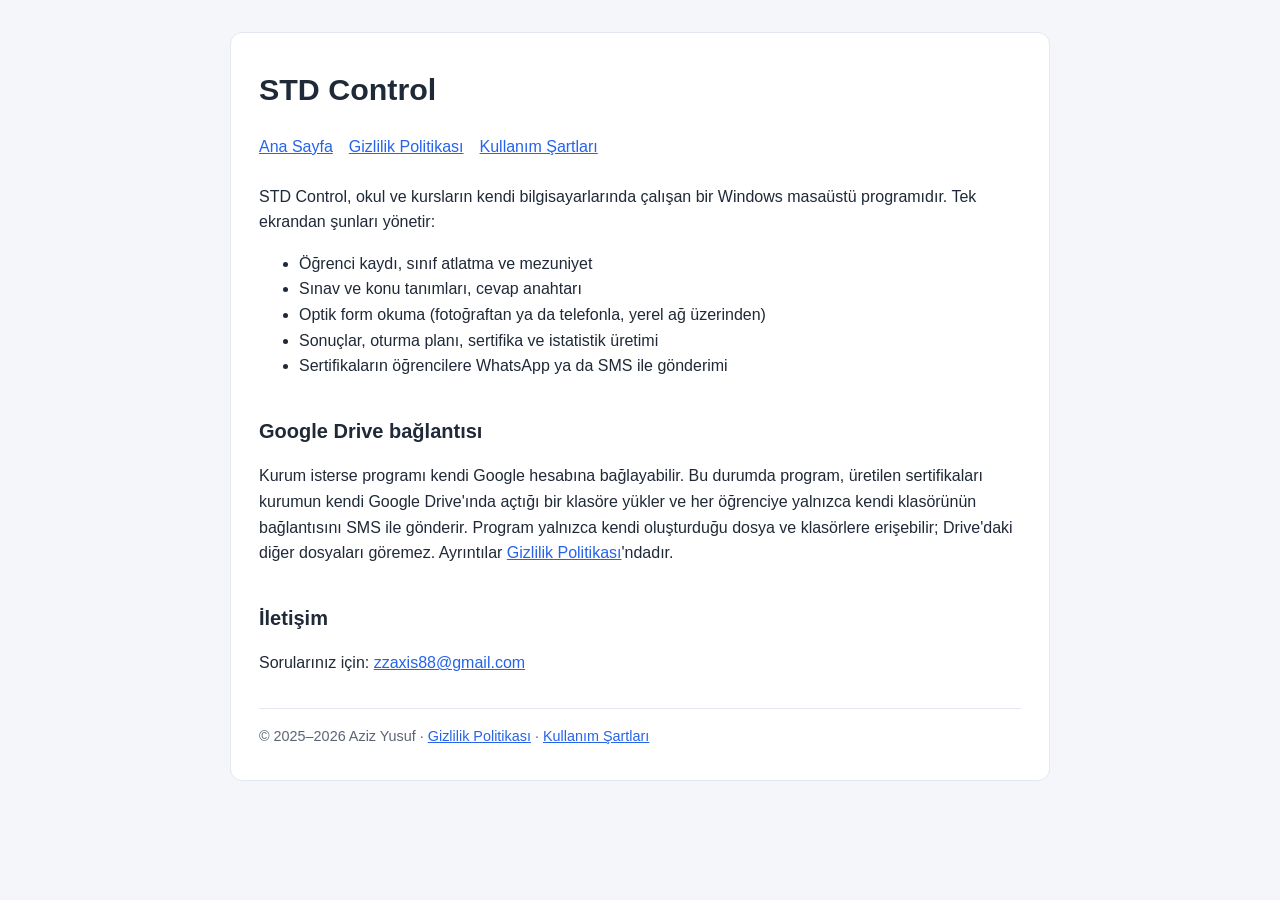
<file: index.html>
<!doctype html>
<html lang="tr">
<head>
  <meta charset="utf-8">
  <meta name="viewport" content="width=device-width, initial-scale=1">
  <title>STD Control</title>
  <meta name="description" content="STD Control: okul ve kurslar için öğrenci, sınav, optik form, sertifika ve istatistik yönetimi yapan Windows programı.">
  <link rel="stylesheet" href="style.css">
</head>
<body>
<main>
  <h1>STD Control</h1>
  <nav>
    <a href="index.html">Ana Sayfa</a>
    <a href="gizlilik.html">Gizlilik Politikası</a>
    <a href="kullanim-sartlari.html">Kullanım Şartları</a>
  </nav>

  <p>STD Control, okul ve kursların kendi bilgisayarlarında çalışan bir Windows masaüstü programıdır.
    Tek ekrandan şunları yönetir:</p>
  <ul>
    <li>Öğrenci kaydı, sınıf atlatma ve mezuniyet</li>
    <li>Sınav ve konu tanımları, cevap anahtarı</li>
    <li>Optik form okuma (fotoğraftan ya da telefonla, yerel ağ üzerinden)</li>
    <li>Sonuçlar, oturma planı, sertifika ve istatistik üretimi</li>
    <li>Sertifikaların öğrencilere WhatsApp ya da SMS ile gönderimi</li>
  </ul>

  <h2>Google Drive bağlantısı</h2>
  <p>Kurum isterse programı kendi Google hesabına bağlayabilir. Bu durumda program, üretilen sertifikaları
    kurumun kendi Google Drive'ında açtığı bir klasöre yükler ve her öğrenciye yalnızca kendi klasörünün
    bağlantısını SMS ile gönderir. Program yalnızca kendi oluşturduğu dosya ve klasörlere erişebilir; Drive'daki
    diğer dosyaları göremez. Ayrıntılar <a href="gizlilik.html">Gizlilik Politikası</a>'ndadır.</p>

  <h2>İletişim</h2>
  <p>Sorularınız için: <a href="mailto:zzaxis88@gmail.com">zzaxis88@gmail.com</a></p>

  <footer>
    © 2025–2026 Aziz Yusuf · <a href="gizlilik.html">Gizlilik Politikası</a> · <a href="kullanim-sartlari.html">Kullanım Şartları</a>
  </footer>
</main>
</body>
</html>
</file>
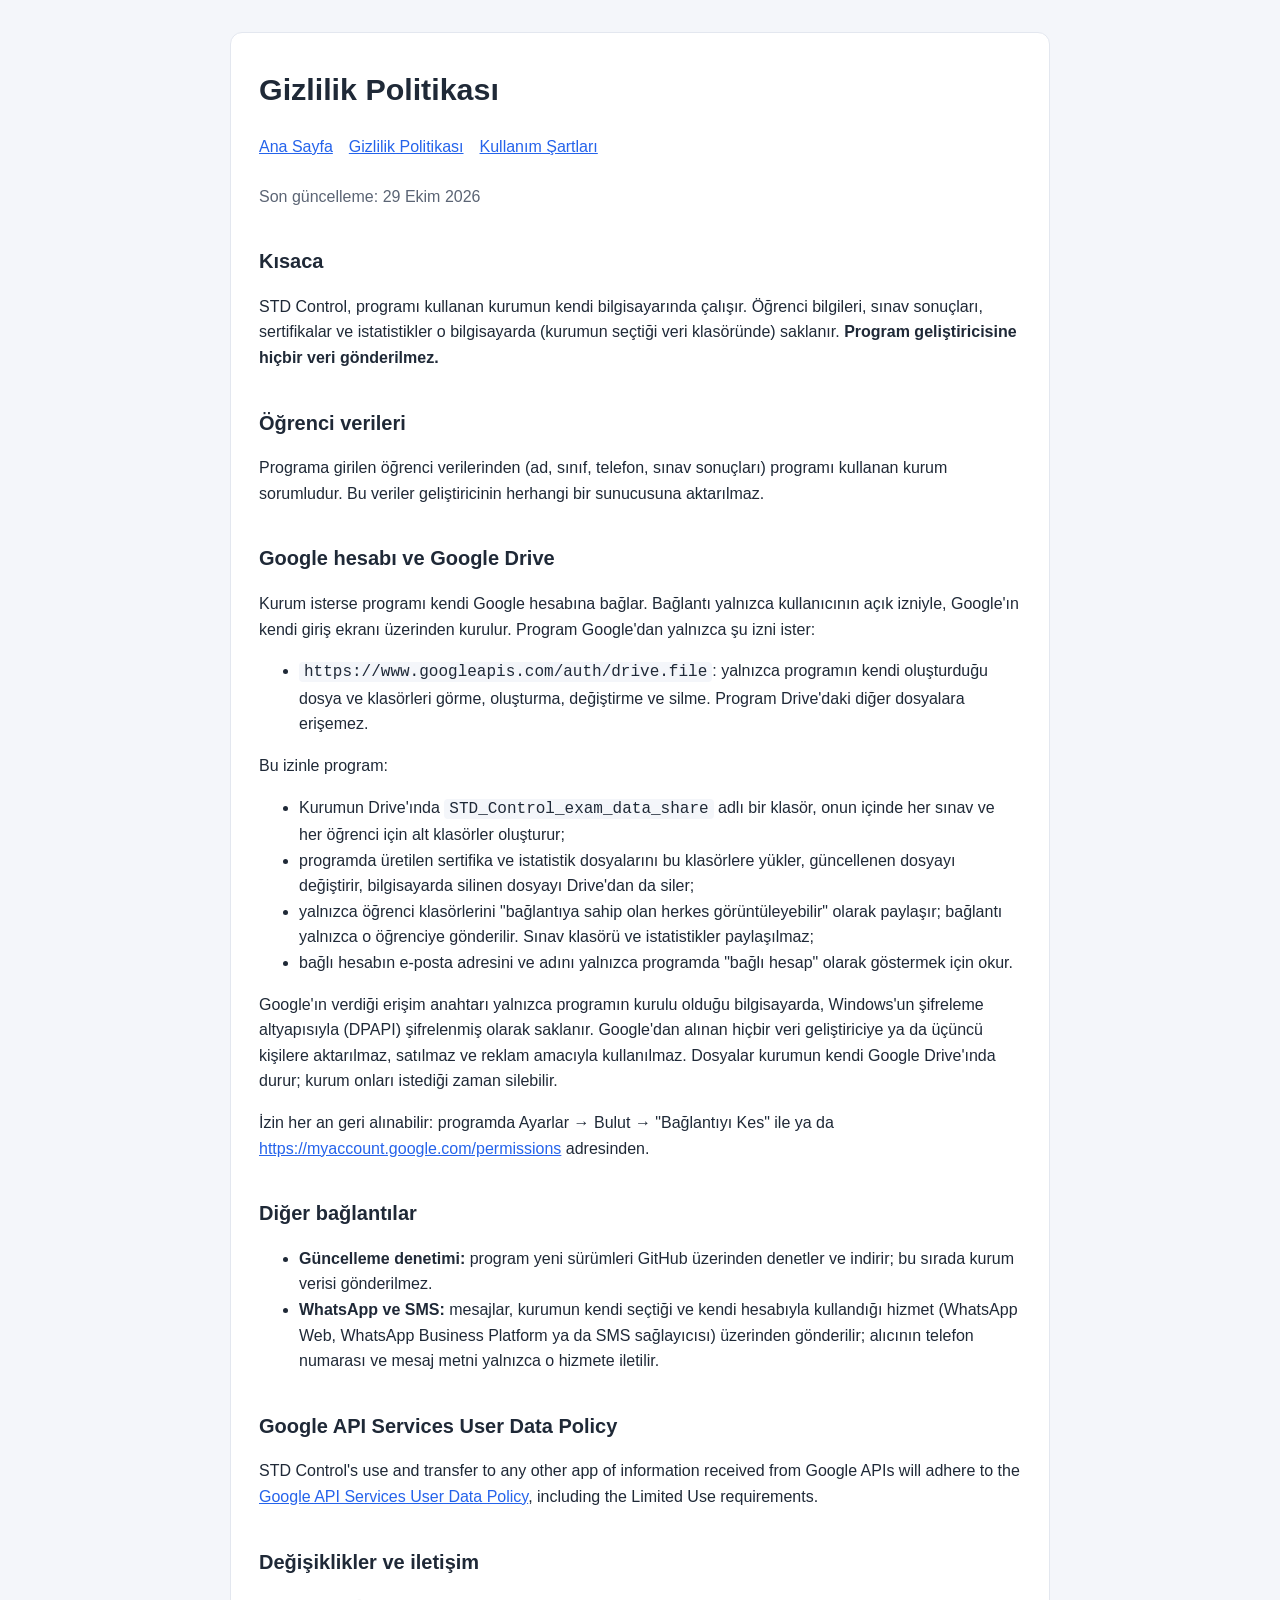
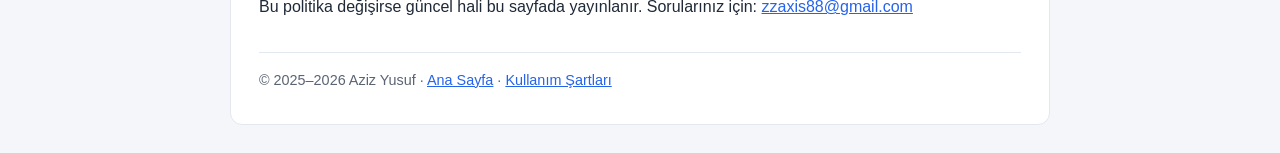
<file: gizlilik.html>
<!doctype html>
<html lang="tr">
<head>
  <meta charset="utf-8">
  <meta name="viewport" content="width=device-width, initial-scale=1">
  <title>Gizlilik Politikası · STD Control</title>
  <link rel="stylesheet" href="style.css">
</head>
<body>
<main>
  <h1>Gizlilik Politikası</h1>
  <nav>
    <a href="index.html">Ana Sayfa</a>
    <a href="gizlilik.html">Gizlilik Politikası</a>
    <a href="kullanim-sartlari.html">Kullanım Şartları</a>
  </nav>
  <p class="muted">Son güncelleme: 29 Ekim 2026</p>

  <h2>Kısaca</h2>
  <p>STD Control, programı kullanan kurumun kendi bilgisayarında çalışır. Öğrenci bilgileri, sınav sonuçları,
    sertifikalar ve istatistikler o bilgisayarda (kurumun seçtiği veri klasöründe) saklanır.
    <strong>Program geliştiricisine hiçbir veri gönderilmez.</strong></p>

  <h2>Öğrenci verileri</h2>
  <p>Programa girilen öğrenci verilerinden (ad, sınıf, telefon, sınav sonuçları) programı kullanan kurum
    sorumludur. Bu veriler geliştiricinin herhangi bir sunucusuna aktarılmaz.</p>

  <h2>Google hesabı ve Google Drive</h2>
  <p>Kurum isterse programı kendi Google hesabına bağlar. Bağlantı yalnızca kullanıcının açık izniyle,
    Google'ın kendi giriş ekranı üzerinden kurulur. Program Google'dan yalnızca şu izni ister:</p>
  <ul>
    <li><code>https://www.googleapis.com/auth/drive.file</code>: yalnızca programın kendi oluşturduğu
      dosya ve klasörleri görme, oluşturma, değiştirme ve silme. Program Drive'daki diğer dosyalara erişemez.</li>
  </ul>
  <p>Bu izinle program:</p>
  <ul>
    <li>Kurumun Drive'ında <code>STD_Control_exam_data_share</code> adlı bir klasör, onun içinde her sınav ve
      her öğrenci için alt klasörler oluşturur;</li>
    <li>programda üretilen sertifika ve istatistik dosyalarını bu klasörlere yükler, güncellenen dosyayı
      değiştirir, bilgisayarda silinen dosyayı Drive'dan da siler;</li>
    <li>yalnızca öğrenci klasörlerini "bağlantıya sahip olan herkes görüntüleyebilir" olarak paylaşır;
      bağlantı yalnızca o öğrenciye gönderilir. Sınav klasörü ve istatistikler paylaşılmaz;</li>
    <li>bağlı hesabın e-posta adresini ve adını yalnızca programda "bağlı hesap" olarak göstermek için okur.</li>
  </ul>
  <p>Google'ın verdiği erişim anahtarı yalnızca programın kurulu olduğu bilgisayarda, Windows'un şifreleme
    altyapısıyla (DPAPI) şifrelenmiş olarak saklanır. Google'dan alınan hiçbir veri geliştiriciye ya da
    üçüncü kişilere aktarılmaz, satılmaz ve reklam amacıyla kullanılmaz. Dosyalar kurumun kendi Google
    Drive'ında durur; kurum onları istediği zaman silebilir.</p>
  <p>İzin her an geri alınabilir: programda Ayarlar → Bulut → "Bağlantıyı Kes" ile ya da
    <a href="https://myaccount.google.com/permissions">https://myaccount.google.com/permissions</a> adresinden.</p>

  <h2>Diğer bağlantılar</h2>
  <ul>
    <li><strong>Güncelleme denetimi:</strong> program yeni sürümleri GitHub üzerinden denetler ve indirir;
      bu sırada kurum verisi gönderilmez.</li>
    <li><strong>WhatsApp ve SMS:</strong> mesajlar, kurumun kendi seçtiği ve kendi hesabıyla kullandığı hizmet
      (WhatsApp Web, WhatsApp Business Platform ya da SMS sağlayıcısı) üzerinden gönderilir; alıcının telefon
      numarası ve mesaj metni yalnızca o hizmete iletilir.</li>
  </ul>

  <h2>Google API Services User Data Policy</h2>
  <p lang="en">STD Control's use and transfer to any other app of information received from Google APIs will
    adhere to the <a href="https://developers.google.com/terms/api-services-user-data-policy">Google API Services
    User Data Policy</a>, including the Limited Use requirements.</p>

  <h2>Değişiklikler ve iletişim</h2>
  <p>Bu politika değişirse güncel hali bu sayfada yayınlanır. Sorularınız için:
    <a href="mailto:zzaxis88@gmail.com">zzaxis88@gmail.com</a></p>

  <footer>
    © 2025–2026 Aziz Yusuf · <a href="index.html">Ana Sayfa</a> · <a href="kullanim-sartlari.html">Kullanım Şartları</a>
  </footer>
</main>
</body>
</html>
</file>
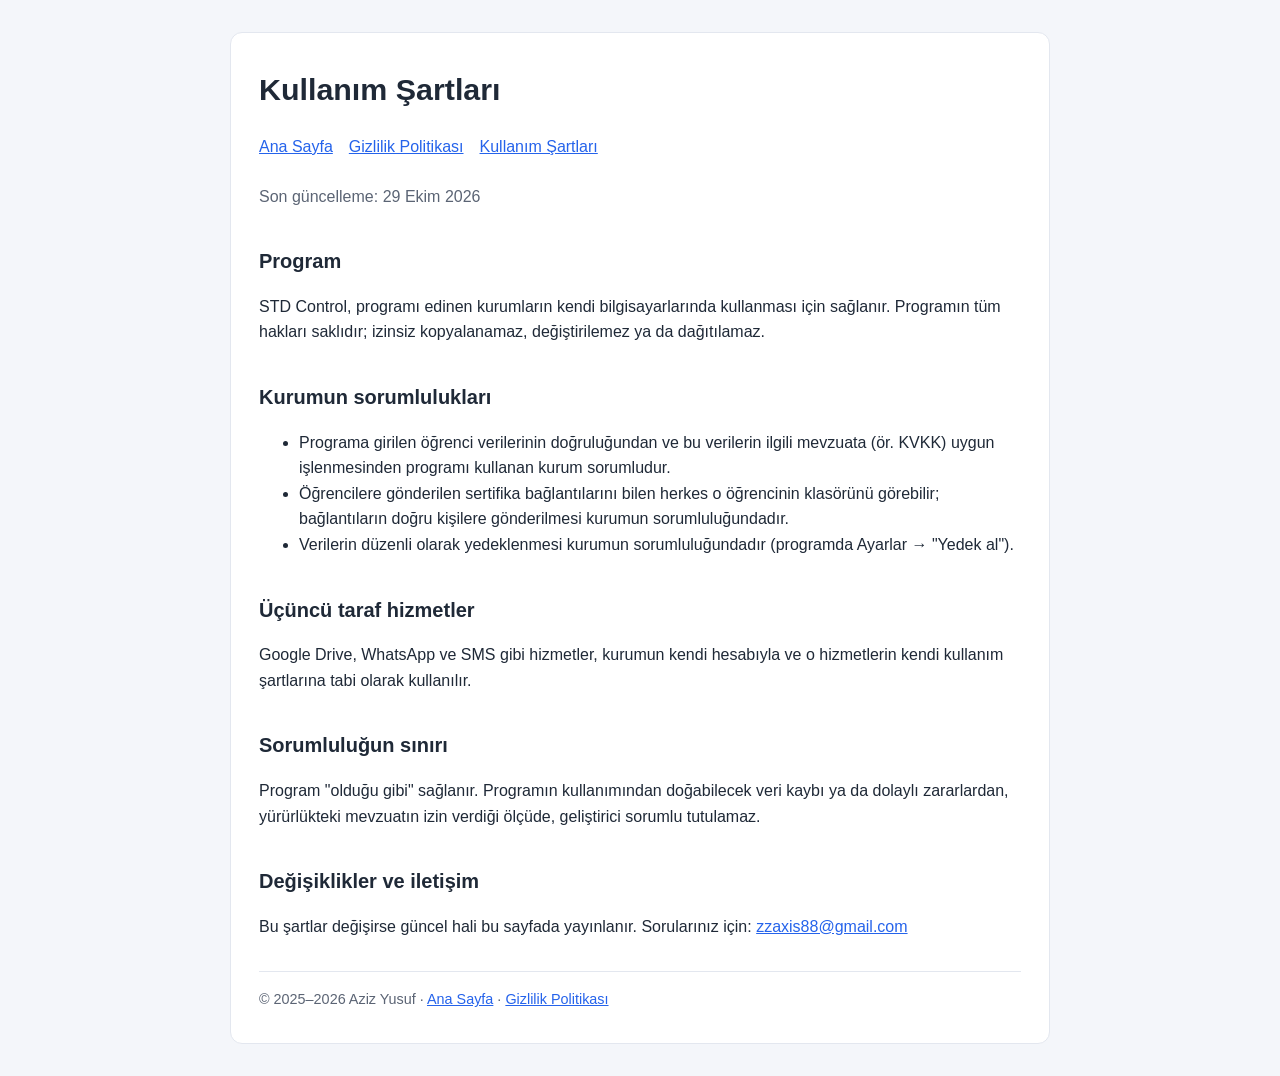
<file: kullanim-sartlari.html>
<!doctype html>
<html lang="tr">
<head>
  <meta charset="utf-8">
  <meta name="viewport" content="width=device-width, initial-scale=1">
  <title>Kullanım Şartları · STD Control</title>
  <link rel="stylesheet" href="style.css">
</head>
<body>
<main>
  <h1>Kullanım Şartları</h1>
  <nav>
    <a href="index.html">Ana Sayfa</a>
    <a href="gizlilik.html">Gizlilik Politikası</a>
    <a href="kullanim-sartlari.html">Kullanım Şartları</a>
  </nav>
  <p class="muted">Son güncelleme: 29 Ekim 2026</p>

  <h2>Program</h2>
  <p>STD Control, programı edinen kurumların kendi bilgisayarlarında kullanması için sağlanır. Programın
    tüm hakları saklıdır; izinsiz kopyalanamaz, değiştirilemez ya da dağıtılamaz.</p>

  <h2>Kurumun sorumlulukları</h2>
  <ul>
    <li>Programa girilen öğrenci verilerinin doğruluğundan ve bu verilerin ilgili mevzuata (ör. KVKK)
      uygun işlenmesinden programı kullanan kurum sorumludur.</li>
    <li>Öğrencilere gönderilen sertifika bağlantılarını bilen herkes o öğrencinin klasörünü görebilir;
      bağlantıların doğru kişilere gönderilmesi kurumun sorumluluğundadır.</li>
    <li>Verilerin düzenli olarak yedeklenmesi kurumun sorumluluğundadır (programda Ayarlar → "Yedek al").</li>
  </ul>

  <h2>Üçüncü taraf hizmetler</h2>
  <p>Google Drive, WhatsApp ve SMS gibi hizmetler, kurumun kendi hesabıyla ve o hizmetlerin kendi kullanım
    şartlarına tabi olarak kullanılır.</p>

  <h2>Sorumluluğun sınırı</h2>
  <p>Program "olduğu gibi" sağlanır. Programın kullanımından doğabilecek veri kaybı ya da dolaylı zararlardan,
    yürürlükteki mevzuatın izin verdiği ölçüde, geliştirici sorumlu tutulamaz.</p>

  <h2>Değişiklikler ve iletişim</h2>
  <p>Bu şartlar değişirse güncel hali bu sayfada yayınlanır. Sorularınız için:
    <a href="mailto:zzaxis88@gmail.com">zzaxis88@gmail.com</a></p>

  <footer>
    © 2025–2026 Aziz Yusuf · <a href="index.html">Ana Sayfa</a> · <a href="gizlilik.html">Gizlilik Politikası</a>
  </footer>
</main>
</body>
</html>
</file>
<file: style.css>
:root {
  --bg: #f4f6fa;
  --card: #ffffff;
  --text: #1f2937;
  --muted: #5b6474;
  --accent: #2563eb;
  --line: #e3e7ef;
}
@media (prefers-color-scheme: dark) {
  :root {
    --bg: #12151b;
    --card: #1b1f27;
    --text: #e5e7eb;
    --muted: #a0a8b6;
    --accent: #7aa2ff;
    --line: #2a303b;
  }
}
* { box-sizing: border-box; }
body {
  margin: 0;
  background: var(--bg);
  color: var(--text);
  font: 16px/1.6 "Segoe UI", Arial, sans-serif;
}
main {
  max-width: 820px;
  margin: 32px auto;
  padding: 32px 28px;
  background: var(--card);
  border: 1px solid var(--line);
  border-radius: 12px;
}
h1 { margin-top: 0; font-size: 1.9rem; }
h2 { margin-top: 1.8em; font-size: 1.25rem; }
a { color: var(--accent); }
.muted { color: var(--muted); }
nav { display: flex; flex-wrap: wrap; gap: 16px; margin: 0 0 24px; }
footer { margin-top: 32px; padding-top: 16px; border-top: 1px solid var(--line); font-size: 0.9rem; color: var(--muted); }
code { background: var(--bg); padding: 1px 5px; border-radius: 4px; }
@media (max-width: 640px) {
  main { margin: 0; border-radius: 0; border-left: 0; border-right: 0; padding: 24px 16px; }
}
</file>
